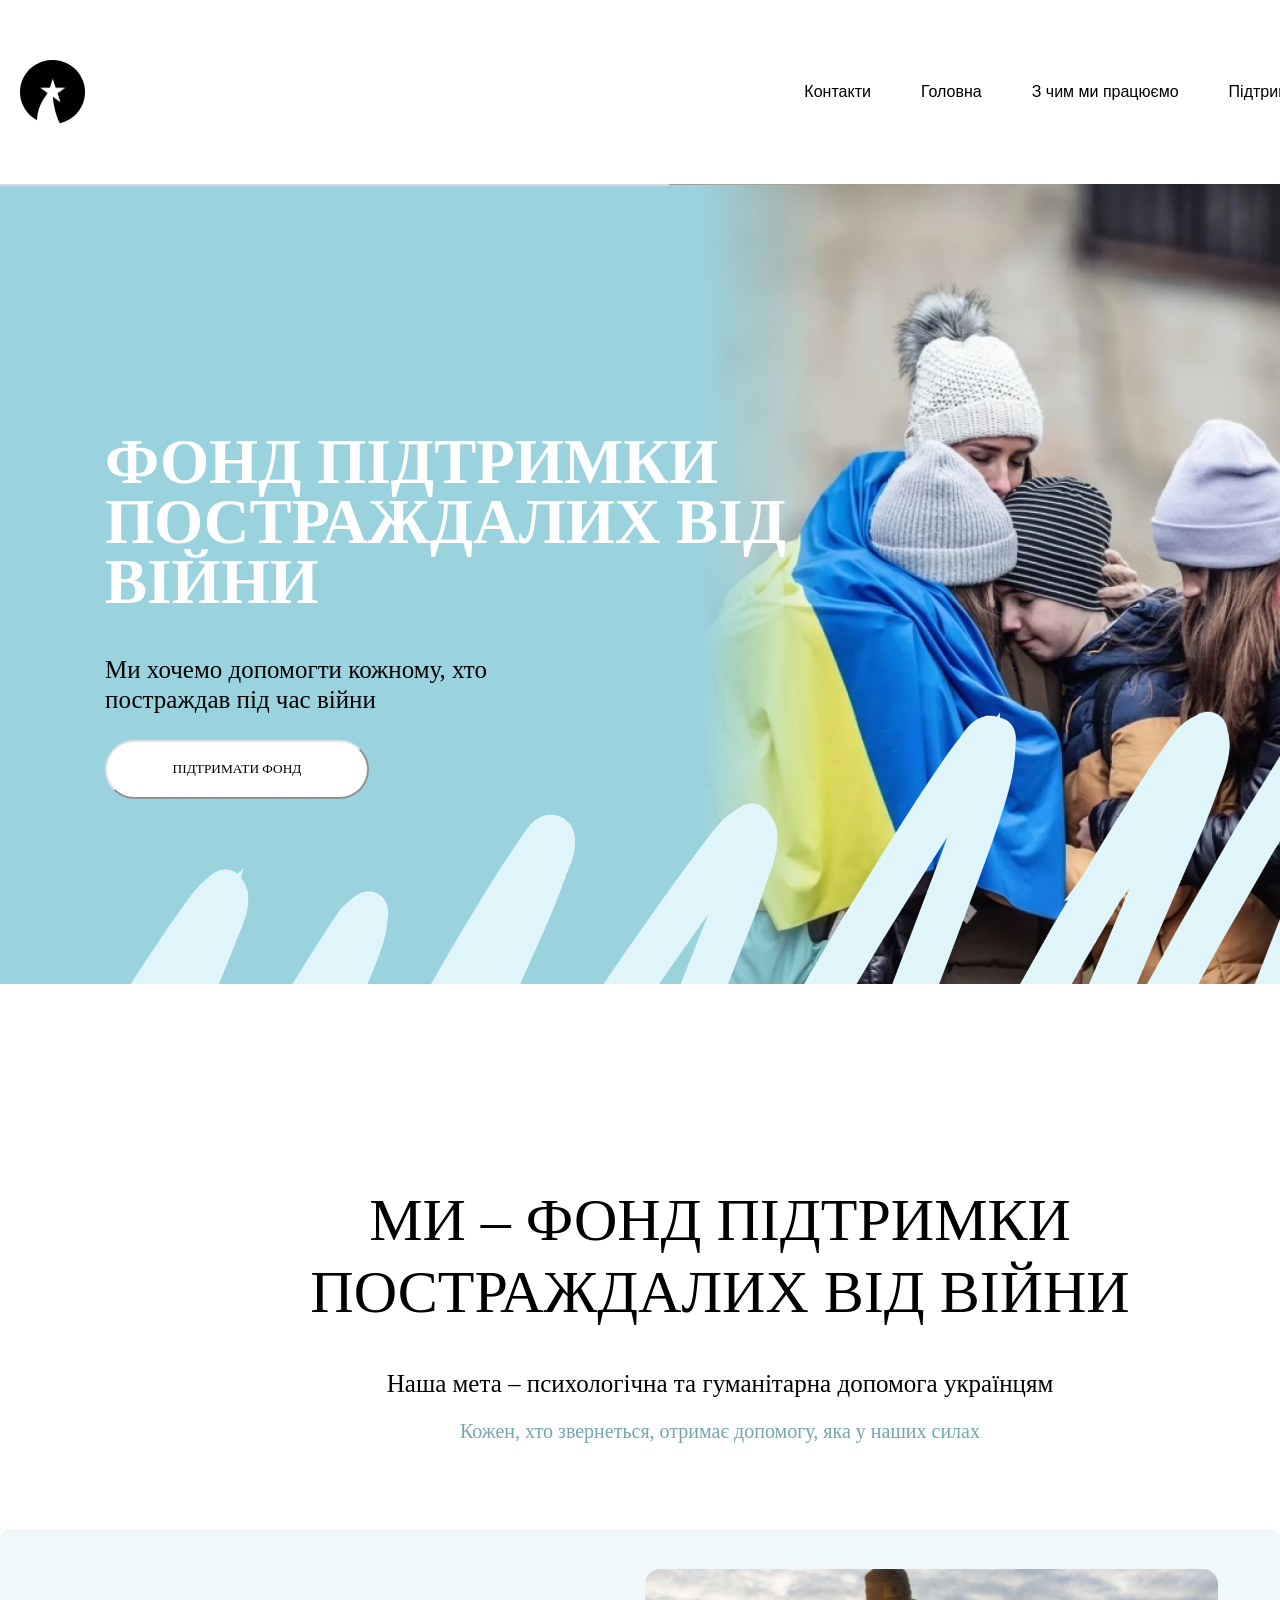
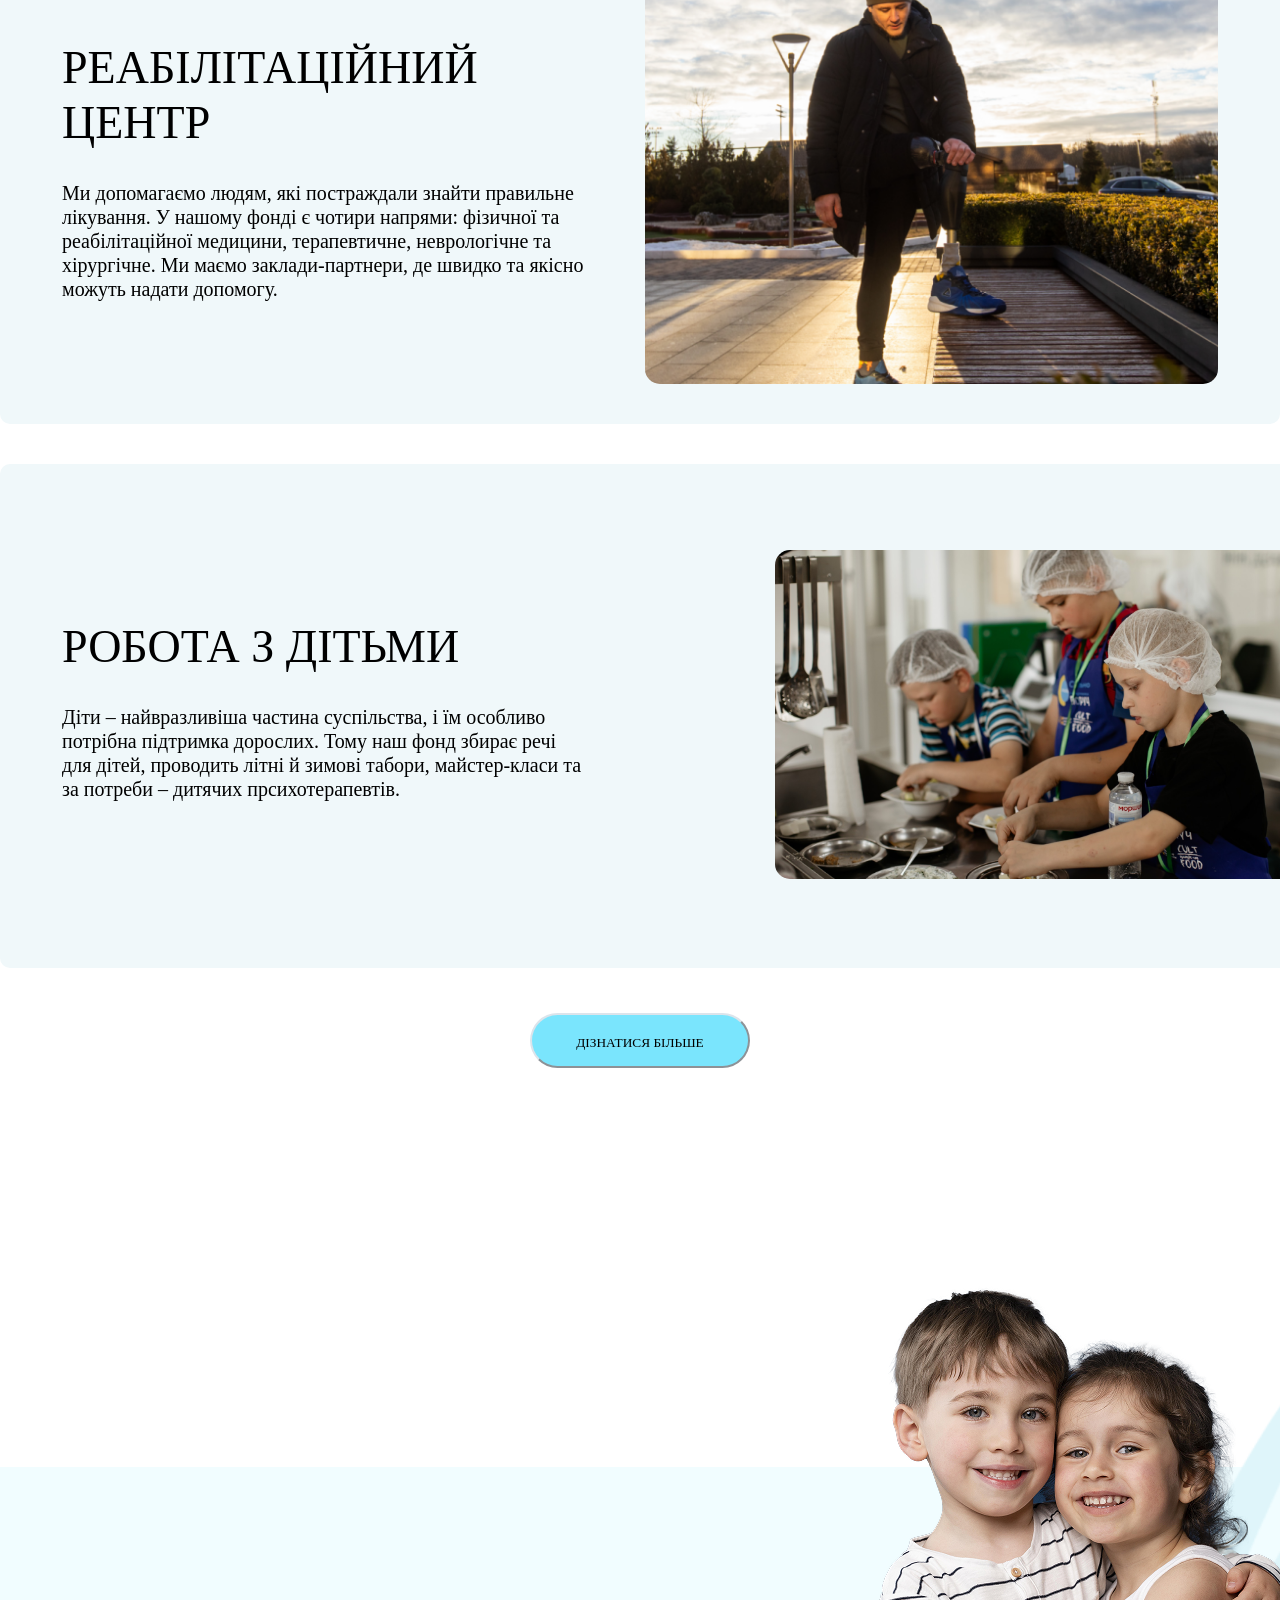
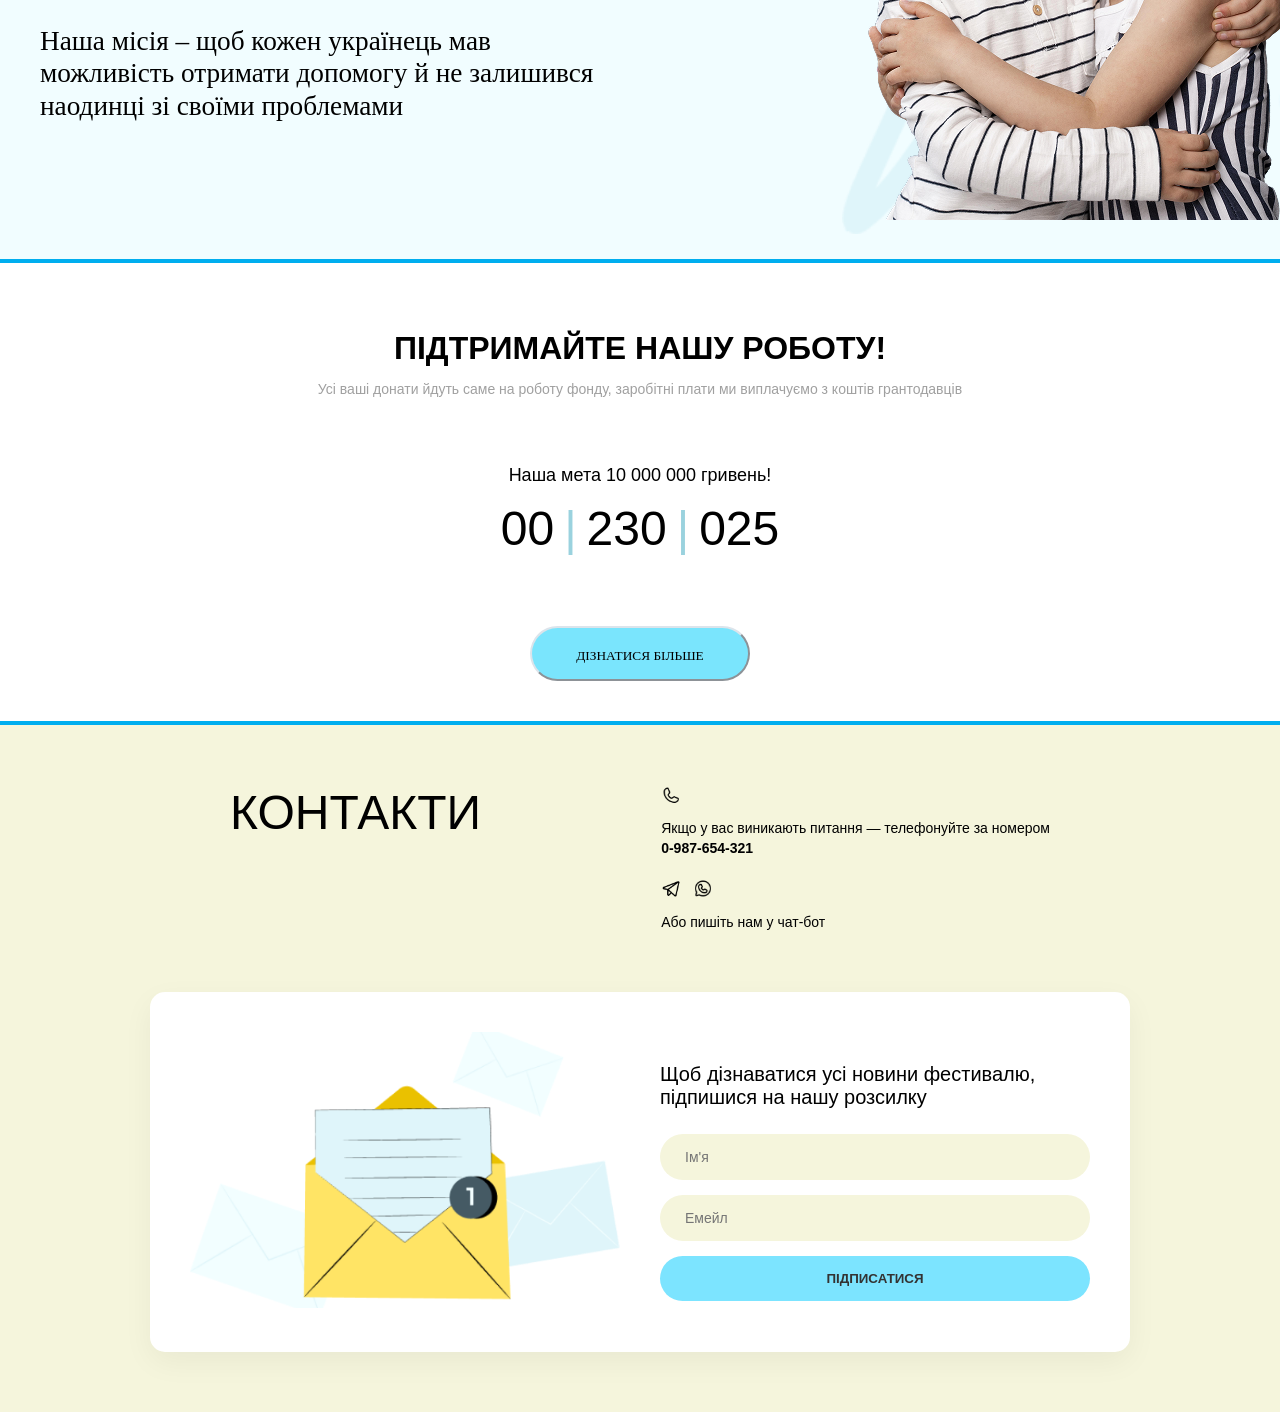
<file: index.html>
<!DOCTYPE html>
<html lang="en">
<head>
    <meta charset="UTF-8">
    <meta name="viewport" content="width=device-width, initial-scale=1.0">
    <link rel="stylesheet" href="./styles/index.css">
    <title>Фонд підтримки</title>
</head>
<body>
    <div class="nav-bar">
        <img class="logo" src="./static/img/Subtract.png" alt="">
        <ul class="nav-list">
            <li>
                <a href="#">Контакти</a>
            </li>
            <li>
                <a href="#">Головна</a>
            </li>
            <li>
                <a href="#">З чим ми працюємо</a>
            </li>
            <li>
                <a href="#">Підтримкати Фонд</a>
            </li>
        </ul>
    </div>

    <div class="section-1">
        <div class="section-text">
            <h1>Фонд підтримки постраждалих від війни</h1>
            <div class="section-text-2">
                <p>Ми хочемо допомогти кожному, хто постраждав під час війни</p>
                <button class="section-btn-1">Підтримати фонд</button>
            </div>
        </div>    
            
        </div>
    </div>

     <div class="section-2">
            <div class="section-2-text">
                <h1>Ми – фонд підтримки постраждалих від війни</h1>
   
                <h2 class="subtitle-1">Наша мета – психологічна та гуманітарна допомога українцям</h2>
                <span class="subtitle-2">Кожен, хто звернеться, отримає допомогу, яка у наших силах</span>        
        </div>
    </div>

    <div class="rehab-container">
        <div class="content-block">
            <h1>РЕАБІЛІТАЦІЙНИЙ ЦЕНТР</h1>
            <p>Ми допомагаємо людям, які постраждали знайти правильне лікування. У нашому фонді є чотири напрями: фізичної та реабілітаційної медицини, терапевтичне, неврологічне та хірургічне. Ми маємо заклади-партнери, де швидко та якісно можуть надати допомогу.</p>
        </div>
        <div class="image-block">
            <img src="./static/img/sold.png" alt="Людина на реабілітації">
        </div>
    </div>


    <div class="children-container">
        <div class="content-block-2">
            <h1>Робота з дітьми</h1>
            <p>Діти – найвразливіша частина суспільства, і їм особливо потрібна підтримка дорослих. Тому наш фонд збирає речі для дітей, проводить літні й зимові табори, майстер-класи та за потреби – дитячих прсихотерапевтів.</p>
        </div>
        <div class="image-block-2">
            <img src="./static/img/children.png" alt="Людина на реабілітації">
        </div>
    </div>
    <div class="btn-more">
        <button>Дізнатися більше</button>
    </div>

    <div class="children-container-2">
        <div class="content-block-3">
        <p>Наша місія – щоб кожен українець мав можливість отримати допомогу й не залишився наодинці зі своїми проблемами</p>
        </div>
        <div class="image-block-3">
             <img src="./static/img/smiley-little-kids-holding-each-other copy 1.png" alt="img">
        </div>
    </div>

   <section class="donation-block">
      <div class="container">
        <h2 class="title">ПІДТРИМАЙТЕ НАШУ РОБОТУ!</h2>
        <p class="subtitle">Усі ваші донати йдуть саме на роботу фонду, заробітні плати ми виплачуємо з коштів грантодавців</p>
    
      <div class="goal-wrapper">
        <p class="goal-text">Наша мета 10 000 000 гривень!</p>
        <div class="counter">
        <span class="digit-group">00</span>
        <span class="separator">|</span>
        <span class="digit-group">230</span>
        <span class="separator">|</span>
        <span class="digit-group">025</span>
      </div>
    </div>

    <button class="btn-section-more">ДІЗНАТИСЯ БІЛЬШЕ</button>
  </div>
</section>


<section class="contacts-section">
  <div class="contacts-header">
    <h2 class="contacts-title">КОНТАКТИ</h2>
    
    <div class="contacts-info">
      <div class="info-item">
        <i class="icon-phone"></i>
        <p>Якщо у вас виникають питання — телефонуйте за номером <br> <strong>0-987-654-321</strong></p>
      </div>
      <div class="info-item">
        <div class="social-icons">
          <i class="icon-telegram"></i>
          <i class="icon-whatsapp"></i>
        </div>
        <p>Або пишіть нам у чат-бот</p>
      </div>
    </div>
  </div>

  <div class="subscription-card">
    <div class="card-image">
      <img src="./static/img/Емейл.png" alt="Email illustration">
    </div>
    
    <div class="card-content">
      <h3>Щоб дізнаватися усі новини фестивалю, підпишися на нашу розсилку</h3>
      <form class="subscribe-form">
        <input type="text" placeholder="Ім'я" class="input-field">
        <input type="email" placeholder="Емейл" class="input-field">
        <button type="submit" class="btn-submit">ПІДПИСАТИСЯ</button>
      </form>
    </div>
  </div>
</section>

  

   


           

    
</body>
</html>
</file>
<file: styles/index.css>
body{
    font-family: "Fira Sans", sans-serif;
    color: black;
    margin: 0;
    padding: 0;
}



.nav-bar{
    background-color: rgba(255, 255, 255, 1);
    display: flex;
    align-items: center;
    justify-content: space-between;
    padding: 20px;
    width: 1400px;
    height: 144.19px;
    gap: 160px;
}


.nav-list{
    display: flex;
    align-items: center;
    padding: 20px;
    

}

li{
    list-style: none;
    gap: 23px;
    padding: 15px;
    
}

.logo{
    width: 65px;
    height: 64px;
}

a{
    text-decoration: none;
    color: black;
    margin-right: 20px;
}


a:hover{
   
    background-color: #167deb;
    transition: background-color 0.3s ease;
    border-radius: 87px;
    padding: 10px;
    
}


.section-1{
    display: flex;
    background-image: url("../static/img/Frame1.png");
    background-size: cover;
    width: 1440px;
    min-height: 800px;
    background-position: center right;
    align-items: center;
    margin: 0 auto;
}


.section-text{
    width: 686.31px;
    height: 387px;
    color: white;
    margin-left: 105px;
}


.section-text h1{
    font-family: Montserrat;
    font-weight: 800;
    font-style: ExtraBold;
    font-size: 63.07px;
    line-height: 95%;
    letter-spacing: -2%;
    text-transform: uppercase;

}


.section-text-2{
    width: 484px;
    height: 48px;
    font-family: Montserrat;
    font-weight: 400;
    font-style: Regular;
    font-size: 25px;
    line-height: 120%;
    letter-spacing: 0%;
    color: black;

}


.section-btn-1{
   font-family: Montserrat;
   background-color: rgba(255, 255, 255, 1);
   text-transform: uppercase;
   border-radius: 87px;
   border-color: rgb(220, 228, 235);
   width: 264px;
   height: 59px;

   
}


.section-2{
    text-align: center;
    display: flex;
    align-items: center;
    justify-content: center;
    width: 1440px;
    height: 545px;
}


.section-2-text{
    width: 1004px;
    height: 225px;
}

.section-2-text h1{
    font-family: Montserrat;
    font-weight: 400;
    font-style: Regular;
    font-size: 60px;
    line-height: 120%;
    letter-spacing: -2%;
    text-align: center;
    text-transform: uppercase;

}


.subtitle-1{
    font-family: Montserrat;
    font-weight: 400;
    font-style: Regular;
    font-size: 25px;
    line-height: 120%;
    letter-spacing: 0%;
    text-align: center;
    color: black;
}

.subtitle-2{
    color: rgba(115, 166, 177, 1);
    font-family: Montserrat;
    font-weight: 400;
    font-style: Regular;
    font-size: 20px;
    line-height: 120%;
    letter-spacing: 0%;
    text-align: center;

}


.rehab-container {
  display: flex;
  align-items: center; 
  justify-content: space-between; 
  background-color: #f0f8fa; 
  padding: 40px;
  border-radius: 20px;
  width: 1298;
  height: 504;
  gap: 10px;

  opacity: 1;
  padding-top: 40px;
  padding-right: 62px;
  padding-bottom: 40px;
  padding-left: 62px;
  border-radius: 10px;



}

.content-block {
  flex: 1; 
  max-width: 50%; 
}

.image-block {
  flex: 1;
  display: flex;
  justify-content: flex-end;
}

.image-block img {
  max-width: 100%;
  height: auto;
  border-radius: 15px; 
  object-fit: cover;
}

/* Адаптивність для мобільних пристроїв */
@media (max-width: 768px) {
  .rehab-container {
    flex-direction: column; 
    text-align: center;
  }
  
  .content-block {
    max-width: 100%;
  }
}


.content-block h1{
    font-family: Montserrat;
    font-weight: 400;
    font-style: Regular;
    font-size: 46px;
    line-height: 120%;
    letter-spacing: -2%;
    text-transform: uppercase;

}


.content-block p{
    font-family: Montserrat;
    font-weight: 400;
    font-style: Regular;
    font-size: 20px;
    line-height: 120%;
    letter-spacing: 0%;
    width: 527px;
    height: 144px;
    opacity: 1;


}


.children-container{
  margin-top: 40px;
  display: flex;
  align-items: center;
  justify-content: space-between; 
  background-color: #f0f8fa; 
  padding: 40px;
  border-radius: 20px;
  width: 1298px;
  height: 424px;
  gap: 10px;

  opacity: 1;
  padding-top: 40px;
  padding-right: 62px;
  padding-bottom: 40px;
  padding-left: 62px;
  border-radius: 10px;
}





.image-block-2 img{
    width: 585px;
    height: 424px;
 
    opacity: 1;

     height: auto;
     border-radius: 15px; 
     object-fit: cover;

}



.content-block-2 h1{
    font-family: Montserrat;
    font-weight: 400;
    font-style: Regular;
    font-size: 46px;
    line-height: 120%;
    letter-spacing: -2%;
    text-transform: uppercase;
    width: 527px;
    height: 55px;

    opacity: 1;



}


.content-block-2 p{
    font-family: Montserrat;
    font-weight: 400;
    font-style: Regular;
    font-size: 20px;
    line-height: 120%;
    letter-spacing: 0%;
    width: 527px;
    height: 120px;

    opacity: 1;


}



.btn-more{
    display: flex;
    justify-content: center;
    margin-top: 25px;
}


.btn-more button{
    font-family: Montserrat;
    size: 18px;
    background-color: rgba(122, 229, 253, 1);
    text-transform: uppercase;
    border-radius: 87px;
    border-color: rgb(220, 228, 235);
    width: 220px;
    height: 55px;
    margin-top: 20px;
    padding: 20px;
}


.children-container-2{
    background: rgba(241, 253, 255, 1);
    width: 1276px;
    height: 312px;
    opacity: 1;
    display: flex;
    justify-content: space-between;
    align-items: center;
    margin-top: 399px;
    padding: 40px;
}


.content-block-3{
   width: 558px;
   height: 132px;
   opacity: 1;
   gap: 45px;

}



.content-block-3 p{
    font-family: Montserrat;
    font-weight: 400;
    font-style: Regular;
    font-size: 27.27px;
    line-height: 120%;
    letter-spacing: 0%;

}


.image-block-3{
    background-image: url("../static/img/Фон\ 5.png");
    background-size: cover;
    padding: 10px;
    opacity: 1;
    margin-bottom: 249px;
    
}

.donation-block {
  text-align: center;
  padding: 40px 20px;
  font-family: 'Inter', sans-serif; 
  border-top: 4px solid #00aeef; 
  border-bottom: 4px solid #00aeef; 
}

.title {
  font-size: 32px;
  font-weight: 700;
  margin-bottom: 10px;
  text-transform: uppercase;
}

.subtitle {
  font-size: 14px;
  color: #a0a0a0;
  margin-bottom: 30px;
}


.goal-wrapper {
  display: inline-block;
  padding: 20px 40px;
  margin-bottom: 30px;
}

.goal-text {
  font-size: 18px;
  margin-bottom: 15px;
}

.counter {
  display: flex;
  align-items: center;
  justify-content: center;
  font-size: 48px;
  font-weight: 400;
  gap: 10px;
}

.separator {
  color: rgba(154, 210, 222, 1);
  font-weight: 300;
}


.btn-section-more {
  display: block;
  margin: 0 auto;
  font-family: Montserrat;
  size: 18px;
  background-color: rgba(122, 229, 253, 1);
  text-transform: uppercase;
  border-radius: 87px;
  border-color: rgb(220, 228, 235);
  width: 220px;
  height: 55px;
  margin-top: 20px;
  padding: 20px;
}

.btn-section-more:hover {
  background-color: #00aeef;
  color: white;
}



.contacts-section {
  background-color: #f5f5dc; 
  padding: 60px 20px;
  font-family: 'Montserrat', sans-serif;
}


.contacts-header {
  display: flex;
  justify-content: space-around;
  align-items: flex-start;
  max-width: 1000px;
  margin: 0 auto 40px;
}

.contacts-title {
  font-size: 48px;
  font-weight: 400;
  margin: 0;
}

.contacts-info {
  font-size: 14px;
  line-height: 1.4;
}

.info-item {
  margin-bottom: 20px;
}


.subscription-card {
  background: white;
  border-radius: 15px;
  max-width: 900px;
  margin: 0 auto;
  padding: 40px;
  display: flex;
  align-items: center;
  gap: 40px;
  box-shadow: 0 10px 30px rgba(0,0,0,0.05);
}

.card-image {
  flex: 1;
  text-align: center;
}

.card-image img {
  max-width: 100%;
  height: auto;
}

.card-content {
  flex: 1;
}

.card-content h3 {
  font-size: 20px;
  margin-bottom: 25px;
  font-weight: 500;
}


.subscribe-form {
  display: flex;
  flex-direction: column;
  gap: 15px;
}

.input-field {
  background-color: #f5f5dc; /* Колір інпутів як фон секції */
  border: none;
  border-radius: 25px;
  padding: 15px 25px;
  font-size: 14px;
  outline: none;
}

.btn-submit {
  background-color: #7ce4ff;
  border: none;
  border-radius: 25px;
  padding: 15px;
  font-weight: 600;
  color: #333;
  cursor: pointer;
  transition: 0.3s;
  text-transform: uppercase;
}

.btn-submit:hover {
  background-color: #5ad0f0;
}




.icon-phone {
  display: inline-block;
  width: 20px;
  height: 20px;
  background: url('../static/img/Phone.svg') no-repeat center;
  background-size: contain;
  vertical-align: middle;
  margin-right: 8px;
}


.icon-telegram{
  display: inline-block;
  width: 20px;
  height: 20px;
  background: url('../static/img/TelegramLogo.svg') no-repeat center;
  background-size: contain;
  vertical-align: middle;
  margin-right: 8px;
}


.icon-whatsapp{
    display: inline-block;
    width: 20px;
    height: 20px;
    background: url('../static/img/WhatsappLogo.svg') no-repeat center;
    background-size: contain;
    vertical-align: middle;
    margin-right: 8px;
}





@media (max-width: 768px) {
  body {
    padding-left: 15px;
    padding-right: 15px;
    overflow-x: hidden; /* Запобігає горизонтальній прокрутці */
  }
}


@media (max-width: 768px) {
  /* Назва класу вашого блакитного блоку */
  .rehab-card { 
    width: 100%;       /* Щоб займав всю ширину */
    margin: 10px 0;    /* Відступи зверху/знизу */
    padding: 20px;     /* Внутрішній відступ, щоб текст не лип до фону */
    border-radius: 0;  /* На мобілці краще прибрати великі закруглення по боках */
  }

  .rehab-card img {
    width: 100%;       /* Картинка на всю ширину блоку */
    height: auto;
  }
}


@media (max-width: 768px) {
  /* Блок з лічильником */
  .goal-wrapper {
    width: 100% !important; /* Розтягуємо */
    border: 2px dashed #00aeef;
    padding: 15px;
  }

  /* Текст у контактах */
  .contacts-info p {
    font-size: 16px;
    text-align: center;
  }

  /* Поля вводу (Ім'я, Емейл) */
  .input-field {
    width: 100% !important;
    margin-bottom: 10px;
  }

  .btn-submit {
    width: 100%;
  }
}


img {
  max-width: 100%;
  height: auto;
}
</file>
